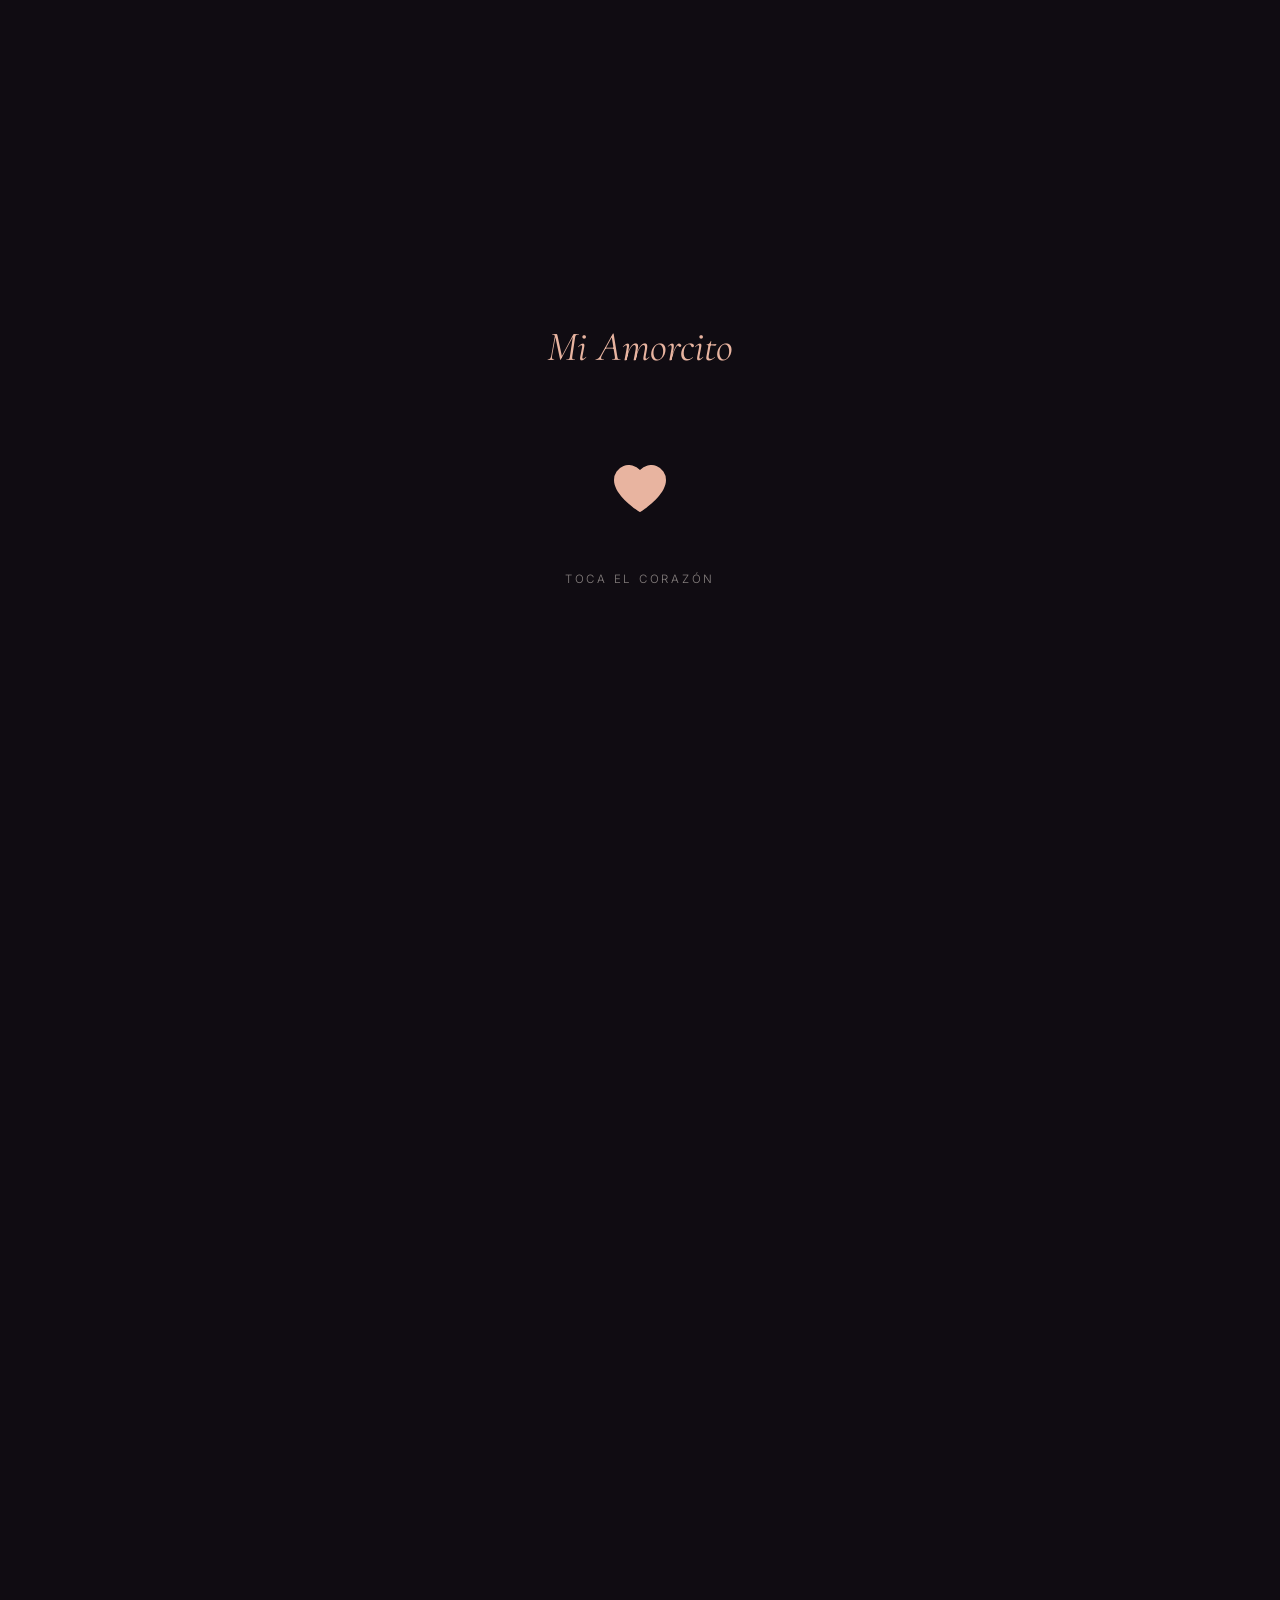
<file: index.html>
<!DOCTYPE html>
<html lang="es">
<head>
<meta charset="utf-8">
<meta name="viewport" content="width=device-width, initial-scale=1, viewport-fit=cover">
<meta name="theme-color" content="#100C12">
<meta name="color-scheme" content="dark">
<!-- Que ningún buscador la indexe: es solo para ella -->
<meta name="robots" content="noindex, nofollow">
<title>Para ti</title>

<!-- Cómo se ve el enlace al enviarlo por WhatsApp (sin destripar la sorpresa) -->
<meta property="og:type" content="website">
<meta property="og:title" content="Para ti">
<meta property="og:description" content="Ábrelo cuando tengas un ratito para ti ♥">
<meta property="og:image" content="img/og.jpg">
<meta name="twitter:card" content="summary_large_image">

<link rel="preconnect" href="https://fonts.googleapis.com">
<link rel="preconnect" href="https://fonts.gstatic.com" crossorigin>
<!-- Las fuentes se cargan sin bloquear el pintado: si ella tiene mala
     cobertura, el texto aparece igual y las fuentes entran después. -->
<link rel="preload" as="style"
      href="https://fonts.googleapis.com/css2?family=Cormorant+Garamond:ital,wght@0,300;0,400;1,300;1,400&family=Inter:wght@300;400;500&family=Caveat:wght@400;600&display=swap">
<link rel="stylesheet" media="print" onload="this.media='all'"
      href="https://fonts.googleapis.com/css2?family=Cormorant+Garamond:ital,wght@0,300;0,400;1,300;1,400&family=Inter:wght@300;400;500&family=Caveat:wght@400;600&display=swap">
<noscript><link rel="stylesheet"
      href="https://fonts.googleapis.com/css2?family=Cormorant+Garamond:ital,wght@0,300;0,400;1,300;1,400&family=Inter:wght@300;400;500&family=Caveat:wght@400;600&display=swap"></noscript>
<link rel="stylesheet" href="css/styles.css?v=80f16c0f">
</head>
<body class="is-locked">

<!-- Pantalla de entrada: hasta que no toque el corazón, no se ve nada.
     También es el gesto que permite arrancar la música en iPhone. -->
<div class="gate" id="gate">
  <p class="gate__name" id="gateName"></p>
  <p class="gate__msg" id="gateMsg"></p>
  <button class="gate__heart" id="gateHeart" type="button" aria-label="Entrar">
    <svg viewBox="0 0 32 29" aria-hidden="true" focusable="false">
      <path d="M16 29S0 19.3 0 9.2A9.2 9.2 0 0 1 16 3a9.2 9.2 0 0 1 16 6.2C32 19.3 16 29 16 29z"/>
    </svg>
  </button>
  <div class="gate__bar" id="gateBar" aria-hidden="true"><span></span></div>
  <p class="gate__hint" id="gateHint"></p>
</div>

<div class="progress" id="progress" aria-hidden="true"><span></span></div>

<main id="historia" aria-live="off"></main>

<button class="music-toggle" id="musicToggle" type="button" hidden
        aria-label="Reproducir música" aria-pressed="false">
  <span class="music-icon" aria-hidden="true">♪</span>
</button>

<audio id="audio" loop preload="none" playsinline></audio>

<noscript>
  <style>.gate { display: none !important; } body.is-locked { overflow: auto; }
         body.is-locked #historia { visibility: visible; }</style>
  <div class="noscript">
    <p>Necesitas activar JavaScript para ver esta página.</p>
  </div>
</noscript>

<script src="js/content.js?v=80f16c0f"></script>
<script src="js/main.js?v=80f16c0f"></script>
</body>
</html>
</file>
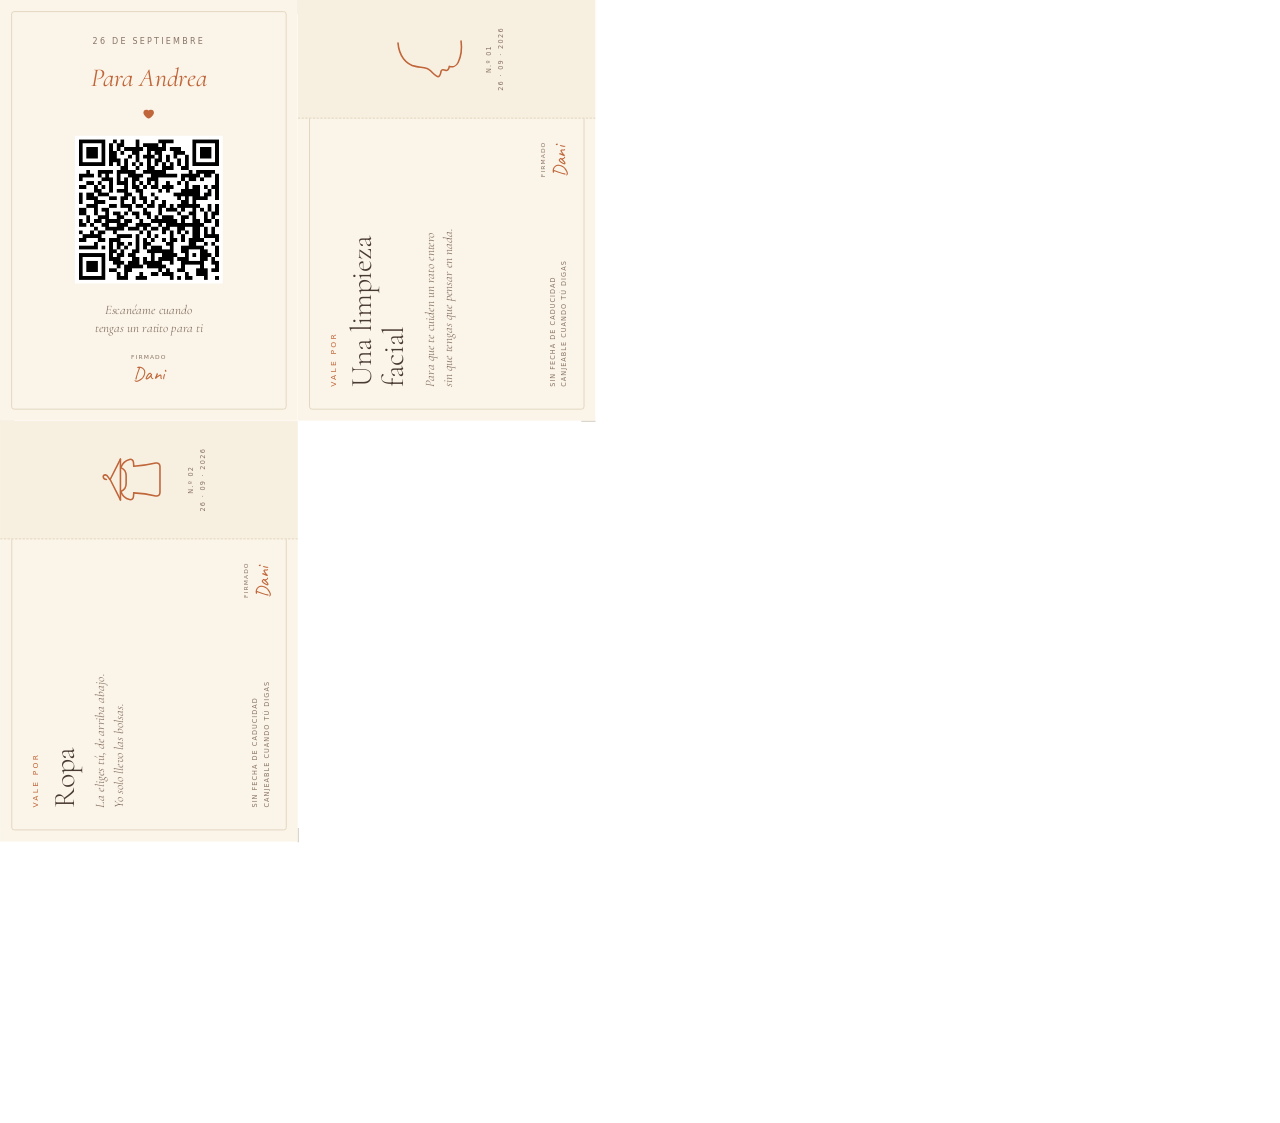
<file: imprimir.html>
<!DOCTYPE html>
<html lang="es">
<head>
<meta charset="utf-8">
<meta name="robots" content="noindex, nofollow">
<title>Hoja para imprimir</title>
<link rel="preconnect" href="https://fonts.googleapis.com">
<link rel="preconnect" href="https://fonts.gstatic.com" crossorigin>
<link rel="stylesheet"
      href="https://fonts.googleapis.com/css2?family=Cormorant+Garamond:ital,wght@0,300;0,400;0,500;1,300;1,400&family=Caveat:wght@600&display=swap">
<style>
  :root {
    --papel:  #FBF5E9;
    --tinta:  #4A3B32;
    --suave:  #8A7566;
    --acento: #C0663A;
    --linea:  #DCCDB4;
  }
  * { box-sizing: border-box; }
  html, body { margin: 0; padding: 0; background: #fff; }

  /* La hoja mide un A4 exacto. El 0,75 convierte los píxeles CSS (96 ppp)
     a puntos PDF (72 ppp): 210mm × 0,75 = 595,28 pt. */
  .hoja {
    width: 210mm; height: 297mm;
    transform: scale(.75);
    transform-origin: top left;
    position: relative;
    font-family: "Cormorant Garamond", Georgia, serif;
    color: var(--tinta);
  }

  /* Los cuatro cuartos */
  .cuarto {
    position: absolute;
    width: 105mm; height: 148.5mm;
    overflow: hidden;
  }
  /* Centrado a mano: si el elemento rotado desborda la celda, el grid lo
     pega al borde en lugar de centrarlo, y los vales salían corridos. */
  .cuarto > .pieza { position: absolute; left: 50%; top: 50%; }
  .c1 { left: 0;     top: 0; }
  .c2 { left: 105mm; top: 0; }
  .c3 { left: 0;     top: 148.5mm; }
  .c4 { left: 105mm; top: 148.5mm; }

  /* Marcas para la guillotina, en los bordes de la hoja */
  .marca { position: absolute; background: #B9AC98; }
  .marca.arriba   { left: 105mm; top: 0;      width: .25mm; height: 5mm; }
  .marca.abajo    { left: 105mm; bottom: 0;   width: .25mm; height: 5mm; }
  .marca.izq      { left: 0;     top: 148.5mm; height: .25mm; width: 5mm; }
  .marca.der      { right: 0;    top: 148.5mm; height: .25mm; width: 5mm; }

  /* ===================== Piezas comunes ===================== */
  .pieza {
    background: var(--papel);
    position: relative;
    overflow: hidden;
  }
  .pieza::before {
    content: "";
    position: absolute; inset: 4mm;
    border: .35mm solid var(--linea);
    border-radius: 1mm;
    pointer-events: none;
  }
  .cejilla {
    font-family: -apple-system, system-ui, sans-serif;
    font-size: 7.5pt; font-weight: 500;
    letter-spacing: .3em; text-transform: uppercase;
    color: var(--acento);
    margin: 0 0 3mm;
  }
  .firma {
    font-family: "Caveat", cursive;
    font-size: 19pt; color: var(--acento);
    margin: 0; line-height: 1;
  }
  .firma small {
    display: block;
    font-family: -apple-system, system-ui, sans-serif;
    font-size: 6pt; letter-spacing: .18em; text-transform: uppercase;
    color: var(--suave); margin-bottom: 1.5mm;
  }

  /* ===================== 1 · Tarjeta del QR ===================== */
  .tarjeta {
    width: 105mm; height: 148.5mm;
    margin-left: -52.5mm; margin-top: -74.25mm;
    padding: 13mm 11mm;
    display: flex; flex-direction: column;
    align-items: center; justify-content: center; gap: 6mm;
    text-align: center;
  }
  .tarjeta .fecha {
    font-family: -apple-system, system-ui, sans-serif;
    font-size: 8pt; letter-spacing: .28em; text-transform: uppercase;
    color: var(--suave); margin: 0;
  }
  .tarjeta .para { font-style: italic; font-size: 26pt; color: var(--acento); margin: 0; line-height: 1.1; }
  .tarjeta .qr { width: 52mm; height: 52mm; display: block; }
  .tarjeta .instruccion { font-size: 13pt; font-style: italic; margin: 0; color: var(--suave); line-height: 1.45; }
  .corazon { width: 7mm; fill: var(--acento); }

  /* ===================== 2 y 3 · Los vales ===================== */
  .vale {
    width: 148.5mm; height: 105mm;
    margin-left: -74.25mm; margin-top: -52.5mm;
    display: flex;
    transform: rotate(-90deg);   /* girado para caber en un cuarto vertical */
  }
  .vale__cuerpo {
    flex: 1;
    padding: 11mm 8mm 9mm 12mm;
    display: flex; flex-direction: column; justify-content: center;
  }
  .que { font-size: 30pt; font-weight: 300; line-height: 1.05; margin: 0 0 4mm; letter-spacing: -.01em; }
  .nota {
    font-style: italic; font-size: 13pt; line-height: 1.45;
    color: var(--suave); margin: 0 0 auto; max-width: 62mm;
  }
  .pie { display: flex; align-items: flex-end; justify-content: space-between; gap: 6mm; margin-top: 6mm; }
  .validez {
    font-family: -apple-system, system-ui, sans-serif;
    font-size: 6.5pt; letter-spacing: .16em; text-transform: uppercase;
    color: var(--suave); line-height: 1.7; margin: 0;
  }
  .vale__matriz {
    width: 42mm; flex: 0 0 42mm;
    padding: 9mm 5mm;
    display: flex; flex-direction: column;
    align-items: center; justify-content: center; gap: 4mm;
    position: relative;
    background: #F7EFE0;
    border-left: .4mm dashed var(--linea);
  }
  .dibujo { width: 30mm; height: 30mm; display: block; }
  .dibujo path {
    fill: none; stroke: var(--acento); stroke-width: 2.1;
    stroke-linecap: round; stroke-linejoin: round;
    vector-effect: non-scaling-stroke;   /* que el grosor no escale con el grupo */
  }
  .dibujo .relleno { fill: var(--acento); stroke: none; }
  .serie {
    font-family: -apple-system, system-ui, sans-serif;
    font-size: 6.5pt; letter-spacing: .2em; text-transform: uppercase;
    color: var(--suave); text-align: center; line-height: 1.8; margin: 0;
  }
</style>
</head>
<body>
<div class="hoja">

  <span class="marca arriba"></span>
  <span class="marca abajo"></span>
  <span class="marca izq"></span>
  <span class="marca der"></span>

  <!-- ===================== 1 · TARJETA CON EL QR ===================== -->
  <div class="cuarto c1">
    <div class="pieza tarjeta">
      <p class="fecha">26 de septiembre</p>
      <p class="para">Para Andrea</p>
      <svg class="corazon" viewBox="0 0 32 29" aria-hidden="true">
        <path d="M16 29S0 19.3 0 9.2A9.2 9.2 0 0 1 16 3a9.2 9.2 0 0 1 16 6.2C32 19.3 16 29 16 29z"/>
      </svg>
      <img class="qr" src="img/qr.png" alt="">
      <p class="instruccion">Escanéame cuando<br>tengas un ratito para ti</p>
      <p class="firma"><small>Firmado</small>Dani</p>
    </div>
  </div>

  <!-- ===================== 2 · VALE LIMPIEZA FACIAL ===================== -->
  <div class="cuarto c2">
    <div class="pieza vale">
      <div class="vale__cuerpo">
        <p class="cejilla">Vale por</p>
        <p class="que">Una limpieza<br>facial</p>
        <p class="nota">Para que te cuiden un rato entero<br>sin que tengas que pensar en nada.</p>
        <div class="pie">
          <p class="validez">Sin fecha de caducidad<br>Canjeable cuando tú digas</p>
          <p class="firma"><small>Firmado</small>Dani</p>
        </div>
      </div>
      <div class="vale__matriz">
        <!-- Solo el perfil, centrado en el cuadro (su centro real está en
             43,8 · 48,4, no en el medio) y un 15% mayor. -->
        <svg class="dibujo" viewBox="0 0 100 100" aria-hidden="true">
          <g transform="translate(50,50) scale(1.15) translate(-43.8,-48.4)">
            <path d="M60 16c-13 1-22 8-24 18-1 5-1 8-2 11-1 4-6 7-8 10.5-1.5 2.5 1 4 5 4.5
                     2 .5 2 2.5 1 4.5-1 2 1 3.5 4 4
                     -1 3 0 7 4 9 6 3 14 4 22 3"/>
          </g>
        </svg>
        <p class="serie">N.º 01<br>26 · 09 · 2026</p>
      </div>
    </div>
  </div>

  <!-- ========================= 3 · VALE ROPA ========================= -->
  <div class="cuarto c3">
    <div class="pieza vale">
      <div class="vale__cuerpo">
        <p class="cejilla">Vale por</p>
        <p class="que">Ropa</p>
        <p class="nota">La eliges tú, de arriba abajo.<br>Yo solo llevo las bolsas.</p>
        <div class="pie">
          <p class="validez">Sin fecha de caducidad<br>Canjeable cuando tú digas</p>
          <p class="firma"><small>Firmado</small>Dani</p>
        </div>
      </div>
      <div class="vale__matriz">
        <svg class="dibujo" viewBox="0 0 100 100" aria-hidden="true">
          <path d="M50 20c0-4.2 5.5-5.2 5.5-1.2 0 3-4 3.4-5.5 5.6"/>
          <path d="M50 24.4 26 36.5M50 24.4 74 36.5"/>
          <path d="M26 36.5h48"/>
          <path d="M36 37c-4.6 1.6-8.4 5.4-9.6 10.2-.6 2.4.9 4.4 3.3 4.6l4.6.4"/>
          <path d="M64 37c4.6 1.6 8.4 5.4 9.6 10.2.6 2.4-.9 4.4-3.3 4.6l-4.6.4"/>
          <path d="M36 37c1.6 4 5 6.2 9.4 6.2h9.2c4.4 0 7.8-2.2 9.4-6.2"/>
          <path d="M34.3 52.2c-.4 9-1.6 17.6-3.6 25.8-.7 2.8 1 5 3.9 5h30.8c2.9 0 4.6-2.2 3.9-5-2-8.2-3.2-16.8-3.6-25.8"/>
        </svg>
        <p class="serie">N.º 02<br>26 · 09 · 2026</p>
      </div>
    </div>
  </div>

  <!-- ===================== 4 · vacío ===================== -->
  <div class="cuarto c4"></div>

</div>
</body>
</html>
</file>
<file: css/styles.css>
/* =========================================================================
   Para ti — hoja de estilos única
   Diseñada mobile-first para iPhone. Editar con cuidado: los valores están
   calibrados para pantallas de 390-430px de ancho.
   ========================================================================= */

/* ---------- 1. Tokens ---------- */
:root {
  --bg:        #100C12;
  --bg-2:      #1A1320;
  --text:      #F5EDE6;
  --text-soft: rgba(245, 237, 230, .82);
  --muted:     rgba(245, 237, 230, .52);
  --accent:    #E8B4A0;
  --accent-dim:rgba(232, 180, 160, .30);
  --line:      rgba(245, 237, 230, .12);

  --serif:  "Cormorant Garamond", Georgia, "Times New Roman", serif;
  --sans:   "Inter", -apple-system, BlinkMacSystemFont, "Segoe UI", sans-serif;
  --script: "Caveat", "Snell Roundhand", cursive;

  --pad-x:   24px;
  --safe-b:  env(safe-area-inset-bottom, 0px);
  --safe-t:  env(safe-area-inset-top, 0px);
  --ease:    cubic-bezier(.22, .61, .36, 1);
}

/* ---------- 2. Base ---------- */
*, *::before, *::after { box-sizing: border-box; }

html {
  -webkit-text-size-adjust: 100%;   /* iOS no reescala el texto en horizontal */
}

body {
  margin: 0;
  background: var(--bg);
  color: var(--text);
  font-family: var(--sans);
  font-size: 17px;
  line-height: 1.75;
  font-weight: 300;
  overflow-x: hidden;               /* nunca scroll lateral accidental */
  -webkit-font-smoothing: antialiased;
  text-rendering: optimizeLegibility;
  overscroll-behavior-y: none;
}

img { max-width: 100%; display: block; }

/* IMPRESCINDIBLE: sin esto, cualquier regla nuestra con `display` gana al
   display:none que el navegador da a [hidden], y un elemento "oculto" sigue
   ocupando sitio y tragándose los toques. Pasó con la capa del libro: una
   capa invisible a pantalla completa impedía pulsar nada. */
[hidden] { display: none !important; }

.noscript {
  padding: 4rem var(--pad-x);
  text-align: center;
  color: var(--muted);
}

/* ---------- 3. Barra de progreso ---------- */
.progress {
  position: fixed;
  top: 0; left: 0; right: 0;
  height: 2px;
  z-index: 60;
  background: rgba(245, 237, 230, .07);
  pointer-events: none;
}
.progress span {
  display: block;
  height: 100%;
  width: 0;
  background: linear-gradient(90deg, var(--accent-dim), var(--accent));
  transform-origin: left center;
  transition: width .1s linear;
}

/* ---------- 4. Capítulo (contenedor de cada sección) ---------- */
.chapter {
  position: relative;
  min-height: 100svh;               /* svh: no queda texto bajo la barra de Safari */
  display: flex;
  flex-direction: column;
  justify-content: center;
  padding: clamp(4rem, 12vh, 7rem) var(--pad-x);
  padding-bottom: calc(clamp(4rem, 12vh, 7rem) + var(--safe-b));
  isolation: isolate;
}

/* Resplandor cálido muy tenue, alternando de lado para dar ritmo visual */
.chapter::before {
  content: "";
  position: absolute;
  inset: 0;
  z-index: -1;
  pointer-events: none;
  background: radial-gradient(60% 45% at 20% 25%, rgba(232, 180, 160, .07), transparent 70%);
}
.chapter:nth-child(even)::before {
  background: radial-gradient(55% 45% at 82% 70%, rgba(180, 150, 210, .07), transparent 70%);
}

.chapter__inner { width: 100%; max-width: 560px; margin: 0 auto; }

/* ---------- 5. Tipografía ---------- */
.kicker {
  font-family: var(--sans);
  font-size: .7rem;
  font-weight: 500;
  letter-spacing: .28em;
  text-transform: uppercase;
  color: var(--accent);
  margin: 0 0 1.25rem;
}

.title {
  font-family: var(--serif);
  font-weight: 300;
  font-size: clamp(2.1rem, 9vw, 3.4rem);
  line-height: 1.08;
  letter-spacing: -.015em;
  margin: 0 0 1.5rem;
  text-wrap: balance;
}

.body {
  font-size: 1.0625rem;
  line-height: 1.8;
  color: var(--text-soft);
  max-width: 34ch;
  margin: 0 0 1.1rem;
}
.body:last-child { margin-bottom: 0; }

/* ---------- 6. Portada ---------- */
.cover { justify-content: flex-end; text-align: center; min-height: 100svh; }
.cover__inner { padding-bottom: 14vh; }

.cover__bg {
  position: absolute;
  inset: 0;
  z-index: -2;
  background-size: cover;
  background-position: center;
  opacity: .22;
  filter: saturate(.75);
}
.cover::after {                       /* viñeta para que el texto siempre se lea */
  content: "";
  position: absolute;
  inset: 0;
  z-index: -1;
  background: linear-gradient(180deg,
              rgba(16,12,18,.55) 0%,
              rgba(16,12,18,.25) 35%,
              rgba(16,12,18,.92) 100%);
}

.cover .title { font-size: clamp(2.6rem, 13vw, 4.2rem); margin-bottom: .75rem; }
.cover .kicker { margin-bottom: 2rem; }

.cover__hint {
  margin-top: 3rem;
  font-size: .78rem;
  letter-spacing: .22em;
  text-transform: uppercase;
  color: var(--muted);
  transition: opacity .6s var(--ease);
}
.cover__hint.is-hidden { opacity: 0; }

.cover__arrow {
  display: block;
  margin: .5rem auto 0;
  width: 1px;
  height: 46px;
  background: linear-gradient(180deg, var(--accent), transparent);
  animation: hint 2.4s var(--ease) infinite;
}
@keyframes hint {
  0%, 100% { opacity: .25; transform: translateY(-4px) scaleY(.85); }
  50%      { opacity: .9;  transform: translateY(4px)  scaleY(1);   }
}

/* ---------- 7. Fotos ---------- */
.photo { margin: 0; }

.photo__frame {
  position: relative;
  overflow: hidden;
  border-radius: 14px;
  background: linear-gradient(145deg, #241B2B, #17111D);
  box-shadow: 0 30px 60px -30px rgba(0, 0, 0, .9);
}
.photo__frame::after {                /* viñeta cinematográfica sobre la foto */
  content: "";
  position: absolute;
  inset: 0;
  pointer-events: none;
  box-shadow: inset 0 0 90px rgba(16, 12, 18, .55);
}
.photo__frame img {
  width: 100%;
  height: auto;
  object-fit: cover;
}

.photo__caption {
  margin: 1rem 2px 0;
  font-family: var(--serif);
  font-style: italic;
  font-size: 1.05rem;
  line-height: 1.5;
  color: var(--muted);
}

/* Marcador de sitio mientras no haya foto real (se activa desde JS si falla la carga) */
.photo__frame.is-placeholder {
  aspect-ratio: 4 / 5;
  display: grid;
  place-items: center;
  border: 1px dashed var(--line);
}
.photo__frame.is-placeholder img { display: none; }
.photo__frame.is-placeholder::before {
  content: attr(data-label);
  font-size: .7rem;
  letter-spacing: .22em;
  text-transform: uppercase;
  color: var(--muted);
}

/* Mosaico */
.mosaic {
  display: grid;
  grid-template-columns: 1fr 1fr;
  gap: 10px;
}
.mosaic .photo__frame { aspect-ratio: 1 / 1; }
.mosaic .photo__frame img { width: 100%; height: 100%; }
.mosaic__caption { grid-column: 1 / -1; }

/* ---------- 8. Cita ---------- */
.quote { text-align: center; }
.quote__text {
  font-family: var(--serif);
  font-style: italic;
  font-weight: 300;
  font-size: clamp(1.6rem, 7vw, 2.3rem);
  line-height: 1.35;
  margin: 0;
  text-wrap: balance;
}
.quote__author {
  display: block;
  margin-top: 1.75rem;
  font-family: var(--sans);
  font-style: normal;
  font-size: .72rem;
  letter-spacing: .24em;
  text-transform: uppercase;
  color: var(--muted);
}
.rule {
  width: 40px;
  height: 1px;
  background: var(--accent-dim);
  border: 0;
  margin: 0 auto 2rem;
}

/* ---------- 9. Contador ---------- */
.counter { text-align: center; }
.counter__grid {
  display: grid;
  grid-template-columns: repeat(4, 1fr);
  gap: 6px;
  margin: 2rem 0 1.5rem;
}
.counter__cell {
  padding: 1rem .25rem;
  border: 1px solid var(--line);
  border-radius: 10px;
  background: rgba(245, 237, 230, .02);
}
.counter__num {
  display: block;
  font-family: var(--serif);
  font-size: clamp(1.5rem, 7vw, 2.1rem);
  line-height: 1;
  font-variant-numeric: tabular-nums;
  font-feature-settings: "tnum";
}
.counter__label {
  display: block;
  margin-top: .5rem;
  font-size: .6rem;
  letter-spacing: .18em;
  text-transform: uppercase;
  color: var(--muted);
}
.counter__foot { font-size: .9rem; color: var(--muted); margin: 0; }

/* ---------- 10. Lista ---------- */
.list { list-style: none; margin: 0; padding: 0; }
.list li {
  position: relative;
  padding: .9rem 0 .9rem 1.6rem;
  border-bottom: 1px solid var(--line);
  font-size: 1.02rem;
  line-height: 1.6;
  color: var(--text-soft);
}
.list li:last-child { border-bottom: 0; }
.list li::before {
  content: "";
  position: absolute;
  left: 0;
  top: 1.45rem;
  width: 5px; height: 5px;
  border-radius: 50%;
  background: var(--accent);
}
.list__note {
  display: block;
  margin-top: .2rem;
  font-family: var(--serif);
  font-style: italic;
  font-size: .95rem;
  color: var(--muted);
}

/* ---------- 11. Carta ---------- */
.letter { padding-top: clamp(5rem, 16vh, 9rem); }
.letter .body {
  max-width: 36ch;
  font-size: 1.09rem;
  line-height: 1.95;
  margin-bottom: 1.6rem;
}

/* ---------- 12. Final ---------- */
.final { text-align: center; }
.final .title { margin-bottom: 2rem; }
.final__sign {
  font-family: var(--script);
  font-size: clamp(1.9rem, 9vw, 2.6rem);
  line-height: 1.2;
  color: var(--accent);
  margin: 0;
}

#hearts {
  position: fixed;
  inset: 0;
  z-index: 50;
  pointer-events: none;
}

/* ---------- 13. Botón de música ---------- */
.music-toggle {
  position: fixed;
  right: 18px;
  bottom: calc(18px + var(--safe-b));
  z-index: 55;
  width: 46px; height: 46px;
  display: grid;
  place-items: center;
  border: 1px solid var(--line);
  border-radius: 50%;
  background: rgba(26, 19, 32, .62);
  -webkit-backdrop-filter: blur(14px);
  backdrop-filter: blur(14px);
  color: var(--muted);
  font-size: 1.1rem;
  cursor: pointer;
  transition: color .3s var(--ease), border-color .3s var(--ease), transform .2s var(--ease);
  -webkit-tap-highlight-color: transparent;
}
.music-toggle:active { transform: scale(.92); }
.music-toggle[aria-pressed="true"] {
  color: var(--accent);
  border-color: var(--accent-dim);
}
.music-toggle[aria-pressed="true"] .music-icon { animation: pulse 2s ease-in-out infinite; }
@keyframes pulse {
  0%, 100% { opacity: 1; }
  50%      { opacity: .45; }
}

/* ---------- 14. Apariciones al deslizar ---------- */
[data-reveal] {
  opacity: 0;
  transform: translateY(22px);
  transition: opacity .9s var(--ease), transform .9s var(--ease);
  transition-delay: var(--delay, 0s);
  will-change: opacity, transform;
}
[data-reveal].is-visible {
  opacity: 1;
  transform: none;
}
/* Una vez visible ya no necesita capa propia: libera memoria de GPU en el móvil */
[data-reveal].is-settled { will-change: auto; }

/* Zoom lentísimo de las fotos ligado al scroll. Solo en navegadores que lo
   soportan de forma nativa (Safari 26+, Chrome 115+); en el resto, simplemente
   no ocurre y todo lo demás sigue igual. */
@supports (animation-timeline: view()) {
  @media not (prefers-reduced-motion: reduce) {
    .photo__frame img {
      animation: kenburns linear both;
      animation-timeline: view();     /* debe ir DESPUÉS de `animation` */
      animation-range: entry 0% exit 100%;
    }
    @keyframes kenburns {
      from { transform: scale(1.12); }
      to   { transform: scale(1);    }
    }
  }
}

/* ---------- 15. Movimiento reducido ---------- */
@media (prefers-reduced-motion: reduce) {
  [data-reveal] {
    opacity: 1;
    transform: none;
    transition: none;
  }
  .cover__arrow { animation: none; }
  .music-toggle[aria-pressed="true"] .music-icon { animation: none; }
  html { scroll-behavior: auto; }
}

/* ---------- 16. Pantallas grandes (por si lo abre en el portátil) ---------- */
@media (min-width: 768px) {
  body { font-size: 18px; }
  :root { --pad-x: 40px; }
  .chapter__inner { max-width: 620px; }
  .mosaic { gap: 14px; }
}

/* =========================================================================
   17. Tema "papel" — la alternativa clara, tipo carta antigua.
   Se activa poniendo  tema: "papel"  en js/content.js
   ========================================================================= */
:root[data-tema="papel"] {
  --bg:        #F7F0E4;
  --bg-2:      #EFE4D2;
  --text:      #4A3B32;
  --text-soft: rgba(74, 59, 50, .88);
  --muted:     rgba(74, 59, 50, .55);
  --accent:    #C0663A;
  --accent-dim:rgba(192, 102, 58, .30);
  --line:      rgba(74, 59, 50, .16);
}
:root[data-tema="papel"] .chapter::before {
  background: radial-gradient(60% 45% at 20% 25%, rgba(192, 102, 58, .08), transparent 70%);
}
:root[data-tema="papel"] .chapter:nth-child(even)::before {
  background: radial-gradient(55% 45% at 82% 70%, rgba(150, 120, 90, .09), transparent 70%);
}
:root[data-tema="papel"] .cover::after {
  background: linear-gradient(180deg,
              rgba(247,240,228,.45) 0%, rgba(247,240,228,.2) 35%, rgba(247,240,228,.92) 100%);
}
:root[data-tema="papel"] .photo__frame {
  background: linear-gradient(145deg, #E6DAC6, #DCCDB4);
  box-shadow: 0 20px 44px -26px rgba(74, 59, 50, .55);
}
:root[data-tema="papel"] .photo__frame::after { box-shadow: none; }
:root[data-tema="papel"] .music-toggle { background: rgba(247, 240, 228, .72); }
:root[data-tema="papel"] .gate { background: var(--bg); }
:root[data-tema="papel"] .counter__cell { background: rgba(74, 59, 50, .03); }

/* =========================================================================
   18. Pantalla de entrada (el corazón)
   ========================================================================= */
body.is-locked { overflow: hidden; height: 100svh; }
body.is-locked #historia,
body.is-locked .progress,
body.is-locked .music-toggle { visibility: hidden; }

.gate {
  position: fixed;
  inset: 0;
  z-index: 100;
  display: flex;
  flex-direction: column;
  align-items: center;
  justify-content: center;
  gap: .4rem;
  padding: var(--pad-x);
  padding-bottom: calc(var(--pad-x) + var(--safe-b));
  background: var(--bg);
  text-align: center;
  transition: opacity .8s var(--ease), visibility .8s var(--ease);
}
.gate.is-gone { opacity: 0; visibility: hidden; }

.gate__name {
  font-family: var(--serif);
  font-style: italic;
  font-weight: 400;
  font-size: clamp(1.9rem, 8vw, 2.6rem);
  color: var(--accent);
  margin: 0;
}
.gate__msg {
  font-family: var(--serif);
  font-style: italic;
  font-size: 1.05rem;
  color: var(--muted);
  margin: 0 0 1.6rem;
  min-height: 1.6em;          /* el texto cambia: que no salte el layout */
}

.gate__heart {
  appearance: none;
  border: 0;
  background: none;
  padding: 1rem;
  cursor: pointer;
  -webkit-tap-highlight-color: transparent;
}
.gate__heart svg {
  width: 52px;
  height: auto;
  fill: var(--accent);
  display: block;
  transition: transform .25s var(--ease);
}
.gate__heart:active svg { transform: scale(.88); }
@media not (prefers-reduced-motion: reduce) {
  .gate__heart svg { animation: latido 1.9s ease-in-out infinite; }
  @keyframes latido {
    0%, 100%  { transform: scale(1); }
    14%       { transform: scale(1.16); }
    28%       { transform: scale(1); }
    42%       { transform: scale(1.09); }
    56%       { transform: scale(1); }
  }
  /* Cuando ya lo ha tocado, deja de latir y se aparta */
  .gate.is-loading .gate__heart svg { animation-duration: .8s; }
}
.gate.is-loading .gate__heart { pointer-events: none; }

.gate__bar {
  width: min(230px, 62vw);
  height: 5px;
  border-radius: 99px;
  background: var(--line);
  overflow: hidden;
  opacity: 0;
  transition: opacity .4s var(--ease);
}
.gate.is-loading .gate__bar { opacity: 1; }
.gate__bar span {
  display: block;
  height: 100%;
  width: 0;
  border-radius: 99px;
  background: linear-gradient(90deg, var(--accent-dim), var(--accent));
  transition: width .35s var(--ease);
}

.gate__hint {
  margin: 1.4rem 0 0;
  font-size: .72rem;
  letter-spacing: .24em;
  text-transform: uppercase;
  color: var(--muted);
  transition: opacity .4s var(--ease);
}
.gate.is-loading .gate__hint { opacity: 0; }

/* =========================================================================
   19. El sobre con la carta dentro

   Anatomía de un sobre de verdad: una base, dos solapas laterales, la de
   abajo, y la de arriba (la que se abre). El lacre se apoya en su punta.
   Todo se mide en % de la caja para que las proporciones no se rompan.
   ========================================================================= */
.sobre {
  margin-top: 1.75rem;
  max-width: 330px;
  margin-inline: auto;
}

/* --- La carta: crece hacia arriba saliendo del sobre --- */
.sobre__carta {
  position: relative;
  z-index: 2;
  display: grid;
  grid-template-rows: 0fr;          /* 0fr → 1fr permite animar una altura desconocida */
  transform: translateY(24px);
  transition: grid-template-rows .95s var(--ease),
              transform .95s var(--ease),
              margin-bottom .95s var(--ease);
}
.sobre.is-open .sobre__carta {
  grid-template-rows: 1fr;
  transform: translateY(0);
  margin-bottom: -26px;             /* el borde inferior se mete tras el sobre */
}
.sobre__papel {
  overflow: hidden;
  background:
    linear-gradient(170deg, #FCF5E4 0%, #F4E8CD 100%);
  color: #4A3B32;
  border-radius: 3px 3px 1px 1px;
  box-shadow: 0 16px 34px -20px rgba(0, 0, 0, .7);
}
.sobre__texto { padding: clamp(1.4rem, 5.5vw, 2rem) clamp(1.3rem, 5vw, 1.8rem) 2.6rem; }
.sobre__texto p {
  font-family: var(--serif);
  font-size: 1.04rem;
  line-height: 1.85;
  margin: 0 0 1.05rem;
  color: #4A3B32;
}
.sobre__texto p:last-child { margin-bottom: 0; }
.sobre__cierre {
  margin-top: 1.5rem !important;
  padding-top: 1.2rem;
  border-top: 1px solid rgba(74, 59, 50, .16);
  font-style: italic;
  color: #A8622B !important;
}

/* --- El sobre en sí --- */
.sobre__sobre {
  position: relative;
  z-index: 3;
  aspect-ratio: 1.55 / 1;           /* proporción de sobre de carta */
  perspective: 1000px;
}
.sobre__sobre > div { position: absolute; inset: 0; }

/* Sombra en el canto superior: hace que la carta parezca metida dentro,
   no apoyada encima. Queda tapada por la solapa mientras está cerrado. */
.sobre__sobre::before {
  content: "";
  position: absolute;
  left: 0; right: 0; top: 0;
  height: 16px;
  z-index: 4;
  background: linear-gradient(180deg, rgba(60, 45, 25, .28), transparent);
}

.sobre__base {
  background: linear-gradient(180deg, #E7D9B8 0%, #D6C49C 100%);
  box-shadow: 0 26px 42px -20px rgba(0, 0, 0, .65);
}

/* Las dos solapas laterales, con la línea de doblez donde se juntan */
.sobre__izq {
  background: linear-gradient(95deg, #E2D1AC 0%, #CDB98D 100%);
  clip-path: polygon(0 0, 51% 53%, 0 100%);
}
.sobre__der {
  background: linear-gradient(265deg, #E2D1AC 0%, #CDB98D 100%);
  clip-path: polygon(100% 0, 49% 53%, 100% 100%);
}

/* La solapa de abajo, por delante de las laterales */
.sobre__abajo {
  background: linear-gradient(0deg, #E6D8B6 0%, #D2BE95 100%);
  clip-path: polygon(0 100%, 50% 47%, 100% 100%);
}

/* La solapa de arriba: la que se abre */
.sobre__solapa {
  height: 54%;
  inset: 0 0 auto 0 !important;
  background: linear-gradient(180deg, #F7EEDA 0%, #E9DBBA 100%);
  clip-path: polygon(0 0, 100% 0, 50% 100%);
  transform-origin: top center;
  transform: rotateX(0deg);
  filter: drop-shadow(0 3px 4px rgba(0, 0, 0, .3));
  z-index: 4;
  transition: transform .8s var(--ease), opacity .5s var(--ease) .2s;
}
/* Al abrirse se levanta y se desvanece. No puede pasar por detrás de la
   carta (vive en otro contexto de apilamiento), así que desaparece. */
.sobre.is-open .sobre__solapa {
  transform: rotateX(-118deg);
  opacity: 0;
}

/* --- El lacre, apoyado en la punta de la solapa --- */
.sobre__sello {
  position: absolute;
  left: 50%;
  top: 54%;                          /* justo donde acaba la solapa */
  z-index: 5;
  width: 60px; height: 60px;
  transform: translate(-50%, -50%);
  display: grid;
  place-items: center;
  border: 0;
  /* Borde ligeramente irregular: parece cera, no una pelota */
  border-radius: 46% 54% 52% 48% / 51% 47% 53% 49%;
  background:
    radial-gradient(circle at 34% 28%, rgba(255, 255, 255, .17), transparent 46%),
    radial-gradient(circle at 52% 58%, #B93A32 0%, #96271F 62%, #701A15 100%);
  box-shadow:
    0 4px 11px -2px rgba(0, 0, 0, .58),
    inset 0 0 0 3px rgba(0, 0, 0, .09),
    inset 0 -2px 6px rgba(0, 0, 0, .38);
  color: #F2D9CC;
  font-family: var(--serif);
  font-style: italic;
  font-size: .82rem;
  letter-spacing: .02em;
  text-shadow: 0 1px 1px rgba(0, 0, 0, .35);
  cursor: pointer;
  -webkit-tap-highlight-color: transparent;
  transition: transform .55s var(--ease), opacity .45s var(--ease);
}
.sobre__sello:active { transform: translate(-50%, -50%) scale(.9); }
.sobre.is-open .sobre__sello {
  opacity: 0;
  transform: translate(-50%, -50%) scale(.55) rotate(-18deg);
  pointer-events: none;
}

.sobre__pista {
  margin: 1.15rem 0 0;
  text-align: center;
  font-size: .7rem;
  letter-spacing: .22em;
  text-transform: uppercase;
  color: var(--muted);
  transition: opacity .4s var(--ease);
}
.sobre.is-open .sobre__pista { opacity: 0; }

/* En tema claro el sobre necesita separarse del fondo */
:root[data-tema="papel"] .sobre__base {
  background: linear-gradient(180deg, #E0CFA8 0%, #CDB88C 100%);
  box-shadow: 0 22px 36px -22px rgba(74, 59, 50, .55);
}
:root[data-tema="papel"] .sobre__papel {
  box-shadow: 0 14px 30px -20px rgba(74, 59, 50, .5);
}

/* Cuando el sistema pide menos movimiento: el sobre se abre sin acrobacias */
@media (prefers-reduced-motion: reduce) {
  .sobre__carta, .sobre__solapa, .sobre__sello { transition: none; }
  .gate { transition: none; }
}

/* =========================================================================
   20. El capítulo del cielo (mapa de estrellas)

   El fondo de la imagen es negro puro y el de la web no, así que el
   capítulo se funde a negro para que el disco no se recorte como un
   rectángulo. Sin marco: solo las estrellas flotando.
   ========================================================================= */
.chapter--negro {
  background: linear-gradient(180deg,
              transparent 0%, #000 13%, #000 87%, transparent 100%);
}
.chapter--negro::before { display: none; }   /* fuera el resplandor cálido */

.cielo { text-align: center; }
.cielo .kicker { margin-bottom: 1rem; }
.cielo .title  { margin-bottom: 2rem; }

.cielo__disco {
  width: min(100%, 430px);
  height: auto;
  margin: 0 auto;
  display: block;
  /* El disco respira un poco al aparecer */
  transition: transform 1.6s var(--ease);
}
[data-reveal].cielo__disco { transform: translateY(18px) scale(.94); }
[data-reveal].cielo__disco.is-visible { transform: none; }

.cielo__pie {
  margin: 1.75rem auto 0;
  max-width: 28ch;
  font-family: var(--serif);
  font-style: italic;
  font-size: 1.02rem;
  line-height: 1.6;
  color: var(--muted);
}

/* En tema papel el mapa seguiría necesitando fondo oscuro para verse */
:root[data-tema="papel"] .chapter--negro {
  background: linear-gradient(180deg,
              transparent 0%, #12100F 14%, #12100F 86%, transparent 100%);
}
:root[data-tema="papel"] .cielo .title  { color: #F5EDE6; }
:root[data-tema="papel"] .cielo .kicker { color: #E8B4A0; }
:root[data-tema="papel"] .cielo__pie    { color: rgba(245, 237, 230, .6); }

/* =========================================================================
   21. La inicial tatuada (la cita del tatuaje)
   ========================================================================= */
.inicial {
  font-family: var(--serif);
  font-style: italic;
  font-weight: 300;
  font-size: clamp(5rem, 24vw, 8rem);
  line-height: .85;
  color: var(--accent);
  opacity: .30;
  margin: 0 0 1.5rem;
  user-select: none;
}

/* =========================================================================
   22. Captura de pantalla sobre negro (el Minecraft)
   ========================================================================= */
.pantalla-chapter .chapter__inner { text-align: center; }
.pantalla__img {
  width: 100%;
  height: auto;
  margin: .5rem auto 0;
  display: block;
  /* Bordes difuminados: la captura no acaba en un corte seco */
  -webkit-mask-image: radial-gradient(ellipse 78% 82% at 50% 50%, #000 58%, transparent 100%);
          mask-image: radial-gradient(ellipse 78% 82% at 50% 50%, #000 58%, transparent 100%);
}
.pantalla__pie {
  margin: 1.75rem auto 0;
  max-width: 30ch;
  font-family: var(--serif);
  font-style: italic;
  font-size: 1.02rem;
  line-height: 1.6;
  color: var(--muted);
}

/* =========================================================================
   23. Las fotos que todavía no existen
   ========================================================================= */
.futuro {
  display: grid;
  grid-template-columns: 1fr 1fr;
  gap: 14px 12px;
  margin-top: .5rem;
}
.futuro__item { margin: 0; text-align: center; }

.futuro__marco {
  aspect-ratio: 4 / 5;
  display: grid;
  place-items: center;
  border: 1px dashed var(--accent-dim);
  border-radius: 8px;
  background: rgba(232, 180, 160, .035);
  overflow: hidden;
}
.futuro__marco span {
  font-family: var(--serif);
  font-size: 1.9rem;
  color: var(--accent);
  opacity: .35;
}
.futuro__marco--lleno { border-style: solid; border-color: transparent; }
.futuro__marco--lleno img { width: 100%; height: 100%; object-fit: cover; }

.futuro__item figcaption {
  margin-top: .7rem;
  font-family: var(--serif);
  font-style: italic;
  font-size: .95rem;
  line-height: 1.35;
  color: var(--muted);
}
/* Si son impares, la última ocupa el ancho completo y queda centrada */
.futuro__item:last-child:nth-child(odd) { grid-column: 1 / -1; }
.futuro__item:last-child:nth-child(odd) .futuro__marco {
  aspect-ratio: 16 / 10;
  max-width: 62%;
  margin-inline: auto;
}
.futuro__pie {
  margin: 2rem auto 0;
  max-width: 32ch;
  text-align: center;
  font-family: var(--serif);
  font-style: italic;
  font-size: 1.02rem;
  line-height: 1.65;
  color: var(--muted);
}

/* =========================================================================
   24. Los regalos (vales)
   ========================================================================= */
.vale {
  position: relative;
  margin: 0 0 14px;
  padding: 1.5rem 1.4rem 1.4rem;
  border: 1px dashed var(--accent-dim);
  border-radius: 10px;
  background: linear-gradient(160deg, rgba(232,180,160,.07), rgba(232,180,160,.02));
  text-align: center;
}
/* Las dos muescas laterales, como un ticket */
.vale::before, .vale::after {
  content: "";
  position: absolute;
  top: 50%;
  width: 16px; height: 16px;
  border-radius: 50%;
  background: var(--bg);
  transform: translateY(-50%);
}
.vale::before { left: -9px; }
.vale::after  { right: -9px; }

.vale__sello {
  display: block;
  font-size: .62rem;
  letter-spacing: .28em;
  text-transform: uppercase;
  color: var(--accent);
  margin-bottom: .6rem;
}
.vale__que {
  margin: 0;
  font-family: var(--serif);
  font-size: 1.45rem;
  line-height: 1.25;
  color: var(--text);
}
.vale__nota {
  margin: .55rem 0 0;
  font-family: var(--serif);
  font-style: italic;
  font-size: .92rem;
  color: var(--muted);
}
.regalos__pie {
  margin: 1.6rem auto 0;
  max-width: 30ch;
  text-align: center;
  font-size: .92rem;
  line-height: 1.6;
  color: var(--muted);
}
:root[data-tema="papel"] .vale::before,
:root[data-tema="papel"] .vale::after { background: var(--bg); }

/* =========================================================================
   25. La librería: cada libro es un regalo

   Los lomos están en un estante. Al tocar uno se abre una capa con el
   libro, que se parte por la mitad y enseña el regalo escrito dentro.
   ========================================================================= */
.libreria-chapter .chapter__inner { text-align: center; }
.libreria { margin-top: 1.25rem; }

.estante {
  display: flex;
  align-items: flex-end;
  justify-content: center;
  gap: 7px;
  min-height: 190px;
}

.lomo {
  position: relative;
  width: 54px;
  height: var(--h, 172px);
  flex: 0 0 auto;
  display: flex;
  align-items: center;
  justify-content: center;
  padding: 0;
  border: 0;
  border-radius: 2px 5px 5px 2px;
  cursor: pointer;
  -webkit-tap-highlight-color: transparent;
  /* Un poco de volumen: canto oscuro a los lados y lomo curvo */
  background:
    linear-gradient(90deg,
      rgba(0,0,0,.42) 0%, rgba(0,0,0,.10) 14%,
      rgba(255,255,255,.07) 45%,
      rgba(0,0,0,.14) 82%, rgba(0,0,0,.40) 100%),
    var(--c, #8E4A3C);
  box-shadow: 0 12px 22px -12px rgba(0, 0, 0, .9);
  transition: transform .35s var(--ease);
}
.lomo:active { transform: translateY(-7px); }

/* Los filetes dorados de arriba y abajo */
.lomo::before, .lomo::after {
  content: "";
  position: absolute;
  left: 7px; right: 7px;
  height: 1px;
  background: rgba(255, 226, 190, .42);
}
.lomo::before { top: 13px; }
.lomo::after  { bottom: 13px; }

.lomo__titulo {
  writing-mode: vertical-rl;
  transform: rotate(180deg);
  font-family: var(--serif);
  font-size: .8rem;
  letter-spacing: .03em;
  color: rgba(255, 246, 236, .93);
  white-space: nowrap;
  overflow: hidden;
  max-height: calc(100% - 38px);
  text-shadow: 0 1px 2px rgba(0, 0, 0, .4);
}

.estante__tabla {
  height: 11px;
  margin-top: -1px;
  border-radius: 2px;
  background: linear-gradient(180deg, #5C4837 0%, #3B2D23 60%, #2A2019 100%);
  box-shadow: 0 14px 24px -14px rgba(0, 0, 0, .95);
}

.libreria__pista {
  margin: 1.4rem 0 0;
  font-size: .7rem;
  letter-spacing: .22em;
  text-transform: uppercase;
  color: var(--muted);
}

/* --- La capa donde se abre el libro --- */
.tomo-capa {
  position: fixed;
  inset: 0;
  z-index: 70;
  display: grid;
  place-items: center;
  padding: 26px;
  padding-bottom: calc(26px + var(--safe-b));
  background: rgba(8, 6, 10, .93);
  -webkit-backdrop-filter: blur(7px);
          backdrop-filter: blur(7px);
  opacity: 0;
  transition: opacity .4s var(--ease);
}
.tomo-capa.is-visible { opacity: 1; }

.tomo-capa__cerrar {
  position: absolute;
  top: calc(14px + var(--safe-t));
  right: 16px;
  width: 42px; height: 42px;
  border: 0;
  border-radius: 50%;
  background: rgba(245, 237, 230, .08);
  color: var(--text);
  font-size: 1.5rem;
  line-height: 1;
  cursor: pointer;
  -webkit-tap-highlight-color: transparent;
}

.tomo {
  position: relative;
  width: min(300px, 76vw);
  aspect-ratio: 3 / 4;
  perspective: 1400px;
  transform-style: preserve-3d;
}

/* La página de dentro, con el regalo escrito */
.tomo__interior {
  position: absolute;
  inset: 0;
  display: flex;
  flex-direction: column;
  align-items: center;
  justify-content: center;
  gap: .7rem;
  padding: 1.8rem 1.4rem;
  text-align: center;
  border-radius: 3px;
  background: linear-gradient(170deg, #FCF4E2 0%, #F1E3C6 100%);
  box-shadow: inset 0 0 44px rgba(120, 90, 50, .2);
}
/* La sombra del pliegue del centro */
.tomo__interior::after {
  content: "";
  position: absolute;
  top: 0; bottom: 0; left: 50%;
  width: 28px;
  transform: translateX(-50%);
  background: linear-gradient(90deg, transparent, rgba(92, 66, 36, .2), transparent);
  pointer-events: none;
}
.tomo__que {
  margin: 0;
  font-family: var(--serif);
  font-size: 1.6rem;
  line-height: 1.25;
  color: #4A3B32;
}
.tomo__nota {
  margin: 0;
  font-family: var(--serif);
  font-style: italic;
  font-size: 1rem;
  color: #8A6B52;
}

/* Las dos tapas, que se abren hacia fuera */
.tomo__tapa {
  position: absolute;
  top: 0; bottom: 0;
  width: 50%;
  background:
    linear-gradient(180deg, rgba(255,255,255,.07), rgba(0,0,0,.18)),
    var(--c, #8E4A3C);
  /* Giran y se desvanecen: abiertas del todo ocuparían el doble de ancho
     que la pantalla y se verían como dos barras de color a los lados. */
  transition: transform .95s var(--ease), opacity .55s var(--ease) .4s;
  backface-visibility: hidden;
  box-shadow: 0 16px 34px -18px rgba(0, 0, 0, .9);
}
.tomo__tapa--izq {
  left: 0;
  transform-origin: left center;
  border-radius: 4px 1px 1px 4px;
}
.tomo__tapa--der {
  right: 0;
  transform-origin: right center;
  border-radius: 1px 4px 4px 1px;
}
/* El filete dorado del canto, como en el lomo */
.tomo__tapa--izq::after, .tomo__tapa--der::after {
  content: "";
  position: absolute;
  top: 18px; bottom: 18px;
  width: 1px;
  background: rgba(255, 226, 190, .35);
}
.tomo__tapa--izq::after { right: 14px; }
.tomo__tapa--der::after { left: 14px; }

.tomo.is-abierto .tomo__tapa--izq { transform: rotateY(-163deg); }
.tomo.is-abierto .tomo__tapa--der { transform: rotateY(163deg); }
.tomo.is-abierto .tomo__tapa { opacity: 0; }

@media (prefers-reduced-motion: reduce) {
  .tomo__tapa { transition: none; }
  .tomo.is-abierto .tomo__tapa { opacity: 0; }
  .lomo { transition: none; }
}

:root[data-tema="papel"] .estante__tabla {
  background: linear-gradient(180deg, #8A6A4A 0%, #6B5138 60%, #513D2A 100%);
}

/* =========================================================================
   26. Fotos antiguas (las de su infancia, las que da su madre)
   ========================================================================= */
.photo__frame--polaroid {
  background: #F2EDE1;
  padding: 11px 11px 14px;
  border-radius: 2px;
  box-shadow: 0 22px 44px -22px rgba(0, 0, 0, .95);
  transform: rotate(-1.2deg);
}
.photo__frame--polaroid::after { box-shadow: none; }   /* sin viñeta */
.photo__frame--polaroid img {
  border-radius: 1px;
  /* Calidez de foto revelada hace veinte años */
  filter: sepia(.24) saturate(.88) contrast(.96) brightness(1.02);
}
.mosaic .photo__frame--polaroid { padding: 7px 7px 9px; }
.mosaic div:nth-child(even) .photo__frame--polaroid { transform: rotate(1.4deg); }

/* Frase de cierre de una lista */
.list__cierre {
  margin: 1.8rem 0 0;
  font-family: var(--serif);
  font-style: italic;
  font-size: 1.08rem;
  line-height: 1.7;
  color: var(--accent);
  max-width: 34ch;
}

/* Una foto dentro de un capítulo de texto o de lista */
.photo--dentro { margin-top: 2rem; }
.photo--dentro .photo__frame { max-width: 300px; margin-inline: auto; }
.photo--dentro .photo__caption { text-align: center; }
</file>
